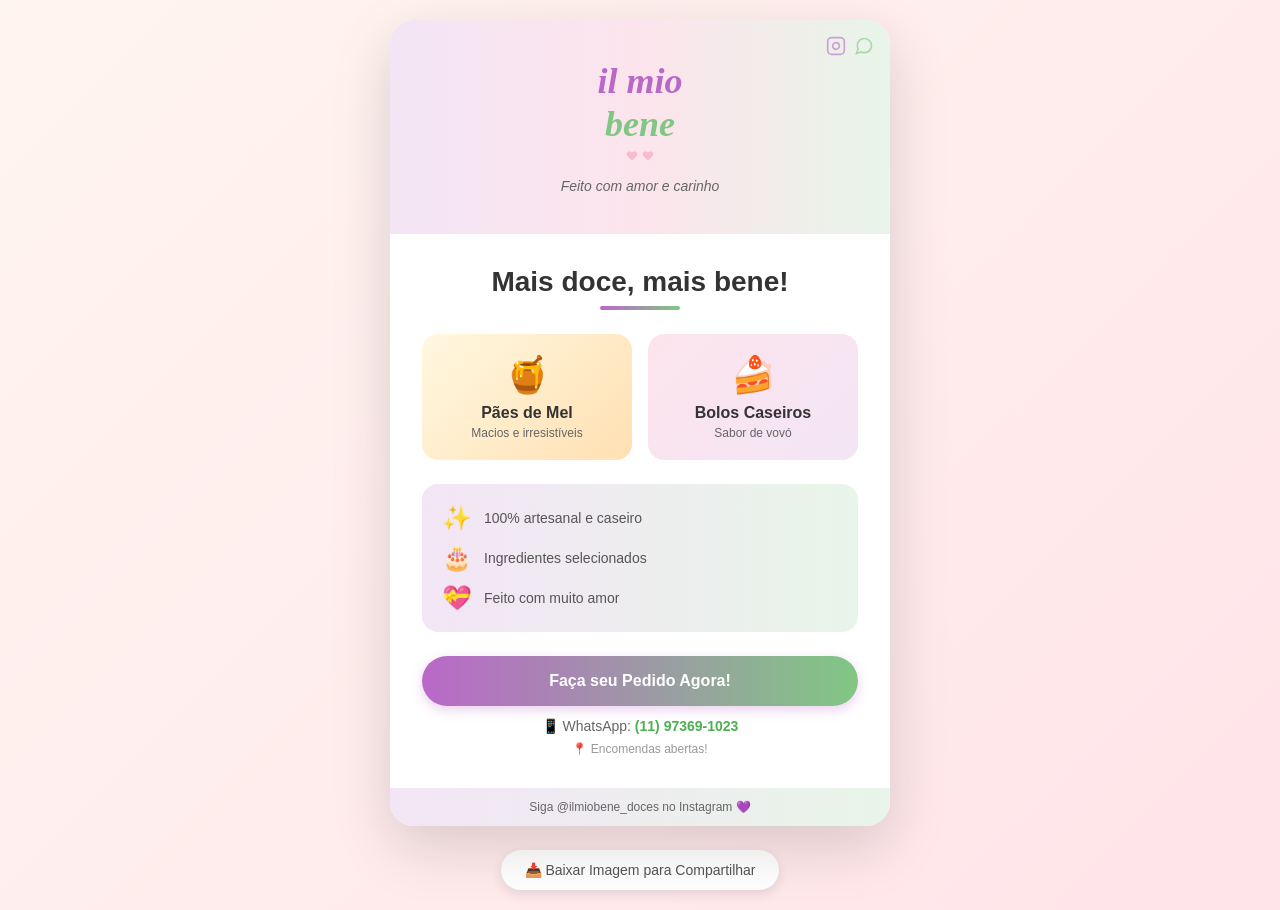
<file: teste.html>
<!DOCTYPE html>
<html lang="pt-BR">
<head>
    <meta charset="UTF-8">
    <meta name="viewport" content="width=device-width, initial-scale=1.0">
    <title>Il Mio Bene</title>
    <style>
        * {
            margin: 0;
            padding: 0;
            box-sizing: border-box;
        }

        body {
            font-family: 'Segoe UI', Tahoma, Geneva, Verdana, sans-serif;
            background: linear-gradient(135deg, #fff5f0 0%, #ffe4e9 100%);
            min-height: 100vh;
            display: flex;
            align-items: center;
            justify-content: center;
            padding: 20px;
        }

        .container {
            width: 100%;
            max-width: 500px;
        }

        .card {
            background: white;
            border-radius: 24px;
            box-shadow: 0 20px 60px rgba(0, 0, 0, 0.15);
            overflow: hidden;
        }

        .header {
            background: linear-gradient(90deg, #f3e5f5 0%, #fce4ec 50%, #e8f5e9 100%);
            padding: 40px 32px;
            text-align: center;
            position: relative;
        }

        .social-icons {
            position: absolute;
            top: 16px;
            right: 16px;
            display: flex;
            gap: 8px;
        }

        .social-icons svg {
            width: 20px;
            height: 20px;
            opacity: 0.6;
        }

        .logo {
            margin-bottom: 16px;
        }

        .logo h1 {
            font-family: Georgia, serif;
            font-style: italic;
            font-size: 36px;
            line-height: 1.2;
            margin: 0;
        }

        .logo .il-mio {
            color: #ba68c8;
        }

        .logo .bene {
            color: #81c784;
        }

        .hearts {
            display: flex;
            justify-content: center;
            gap: 4px;
            margin-top: 4px;
        }

        .hearts svg {
            width: 12px;
            height: 12px;
            fill: #f8bbd0;
        }

        .subtitle {
            font-size: 14px;
            color: #666;
            font-style: italic;
            font-weight: 300;
        }

        .content {
            padding: 32px;
        }

        .title-section {
            text-align: center;
            margin-bottom: 24px;
        }

        .title-section h2 {
            font-size: 28px;
            color: #333;
            margin-bottom: 8px;
        }

        .divider {
            width: 80px;
            height: 4px;
            background: linear-gradient(90deg, #ba68c8 0%, #81c784 100%);
            margin: 0 auto;
            border-radius: 4px;
        }

        .products {
            display: grid;
            grid-template-columns: 1fr 1fr;
            gap: 16px;
            margin-bottom: 24px;
        }

        .product-card {
            background: linear-gradient(135deg, #fff8e1 0%, #ffe0b2 100%);
            border-radius: 16px;
            padding: 20px;
            text-align: center;
            transition: transform 0.3s ease;
            cursor: pointer;
        }

        .product-card:hover {
            transform: scale(1.05);
        }

        .product-card:nth-child(2) {
            background: linear-gradient(135deg, #fce4ec 0%, #f3e5f5 100%);
        }

        .product-emoji {
            font-size: 36px;
            margin-bottom: 8px;
        }

        .product-card h3 {
            font-size: 16px;
            color: #333;
            margin-bottom: 4px;
        }

        .product-card p {
            font-size: 12px;
            color: #666;
        }

        .features {
            background: linear-gradient(90deg, #f3e5f5 0%, #e8f5e9 100%);
            border-radius: 16px;
            padding: 20px;
            margin-bottom: 24px;
        }

        .feature-item {
            display: flex;
            align-items: center;
            gap: 12px;
            margin-bottom: 12px;
        }

        .feature-item:last-child {
            margin-bottom: 0;
        }

        .feature-emoji {
            font-size: 24px;
        }

        .feature-text {
            font-size: 14px;
            color: #555;
        }

        .cta-section {
            text-align: center;
        }

        .cta-button {
            width: 100%;
            background: linear-gradient(90deg, #ba68c8 0%, #81c784 100%);
            color: white;
            border: none;
            padding: 16px;
            border-radius: 50px;
            font-size: 16px;
            font-weight: 600;
            cursor: pointer;
            box-shadow: 0 4px 12px rgba(186, 104, 200, 0.3);
            transition: all 0.3s ease;
            margin-bottom: 12px;
        }

        .cta-button:hover {
            transform: scale(1.02);
            box-shadow: 0 6px 20px rgba(186, 104, 200, 0.4);
        }

        .contact-info {
            font-size: 14px;
            color: #666;
            margin-bottom: 8px;
        }

        .contact-info span {
            font-weight: 600;
            color: #4caf50;
        }

        .delivery-info {
            font-size: 12px;
            color: #999;
        }

        .footer {
            background: linear-gradient(90deg, #f3e5f5 0%, #e8f5e9 100%);
            padding: 12px;
            text-align: center;
        }

        .footer p {
            font-size: 12px;
            color: #666;
            font-weight: 500;
        }

        .download-section {
            margin-top: 24px;
            text-align: center;
        }

        .download-btn {
            background: white;
            color: #555;
            border: none;
            padding: 12px 24px;
            border-radius: 50px;
            font-size: 14px;
            font-weight: 500;
            cursor: pointer;
            box-shadow: 0 4px 12px rgba(0, 0, 0, 0.1);
            transition: all 0.3s ease;
        }

        .download-btn:hover {
            box-shadow: 0 6px 20px rgba(0, 0, 0, 0.15);
            transform: translateY(-2px);
        }

        @media (max-width: 480px) {
            .card {
                border-radius: 16px;
            }
            
            .content {
                padding: 24px;
            }
            
            .logo h1 {
                font-size: 32px;
            }
        }
    </style>
</head>
<body>
    <div class="container">
        <div class="card">
            <!-- Header -->
            <div class="header">
                <div class="social-icons">
                    <svg fill="none" stroke="#ba68c8" stroke-width="2" viewBox="0 0 24 24">
                        <rect x="2" y="2" width="20" height="20" rx="5" ry="5"/>
                        <path d="M16 11.37A4 4 0 1 1 12.63 8 4 4 0 0 1 16 11.37z"/>
                        <line x1="17.5" y1="6.5" x2="17.51" y2="6.5"/>
                    </svg>
                    <svg fill="none" stroke="#81c784" stroke-width="2" viewBox="0 0 24 24">
                        <path d="M21 11.5a8.38 8.38 0 0 1-.9 3.8 8.5 8.5 0 0 1-7.6 4.7 8.38 8.38 0 0 1-3.8-.9L3 21l1.9-5.7a8.38 8.38 0 0 1-.9-3.8 8.5 8.5 0 0 1 4.7-7.6 8.38 8.38 0 0 1 3.8-.9h.5a8.48 8.48 0 0 1 8 8v.5z"/>
                    </svg>
                </div>
                
                <div class="logo">
                    <h1 class="il-mio">il mio</h1>
                    <h1 class="bene">bene</h1>
                    <div class="hearts">
                        <svg viewBox="0 0 24 24">
                            <path d="M20.84 4.61a5.5 5.5 0 0 0-7.78 0L12 5.67l-1.06-1.06a5.5 5.5 0 0 0-7.78 7.78l1.06 1.06L12 21.23l7.78-7.78 1.06-1.06a5.5 5.5 0 0 0 0-7.78z"/>
                        </svg>
                        <svg viewBox="0 0 24 24">
                            <path d="M20.84 4.61a5.5 5.5 0 0 0-7.78 0L12 5.67l-1.06-1.06a5.5 5.5 0 0 0-7.78 7.78l1.06 1.06L12 21.23l7.78-7.78 1.06-1.06a5.5 5.5 0 0 0 0-7.78z"/>
                        </svg>
                    </div>
                </div>
                
                <p class="subtitle">Feito com amor e carinho</p>
            </div>

            <!-- Content -->
            <div class="content">
                <div class="title-section">
                    <h2>Mais doce, mais bene!</h2>
                    <div class="divider"></div>
                </div>

                <div class="products">
                    <div class="product-card">
                        <div class="product-emoji">🍯</div>
                        <h3>Pães de Mel</h3>
                        <p>Macios e irresistíveis</p>
                    </div>
                    
                    <div class="product-card">
                        <div class="product-emoji">🍰</div>
                        <h3>Bolos Caseiros</h3>
                        <p>Sabor de vovó</p>
                    </div>
                </div>

                <div class="features">
                    <div class="feature-item">
                        <span class="feature-emoji">✨</span>
                        <span class="feature-text">100% artesanal e caseiro</span>
                    </div>
                    <div class="feature-item">
                        <span class="feature-emoji">🎂</span>
                        <span class="feature-text">Ingredientes selecionados</span>
                    </div>
                    <div class="feature-item">
                        <span class="feature-emoji">💝</span>
                        <span class="feature-text">Feito com muito amor</span>
                    </div>
                </div>

                <div class="cta-section">
                    <button class="cta-button" onclick="fazerPedido()">
                        Faça seu Pedido Agora!
                    </button>
                    
                    <p class="contact-info">
                        📱 WhatsApp: <span>(11) 97369-1023</span>
                    </p>
                    <p class="delivery-info">
                        📍 Encomendas abertas!
                    </p>
                </div>
            </div>

            <!-- Footer -->
            <div class="footer">
                <p>Siga @ilmiobene_doces no Instagram 💜</p>
            </div>
        </div>

        <div class="download-section">
            <button class="download-btn" onclick="baixarImagem()">
                📥 Baixar Imagem para Compartilhar
            </button>
        </div>
    </div>

    <script>
        function fazerPedido() {
            const numeroWhatsApp = '5511973691023'; // Coloque seu número com DDI + DDD
            const mensagem = 'Olá! Gostaria de fazer um pedido da Il Mio Bene';
            const url = `https://wa.me/${numeroWhatsApp}?text=${encodeURIComponent(mensagem)}`;
            window.open(url, '_blank');
        }

        function baixarImagem() {
            alert('Para baixar a imagem:\n\n1. Tire um print/screenshot desta tela\n2. Ou use uma ferramenta de captura de tela\n3. Recorte apenas o card social\n\nObrigado por compartilhar Il Mio Bene!');
        }

        // Animação suave ao carregar
        document.addEventListener('DOMContentLoaded', function() {
            const card = document.querySelector('.card');
            card.style.opacity = '0';
            card.style.transform = 'translateY(20px)';
            
            setTimeout(() => {
                card.style.transition = 'all 0.6s ease';
                card.style.opacity = '1';
                card.style.transform = 'translateY(0)';
            }, 100);
        });

        // Adiciona efeito de hover nos cards de produto
        const productCards = document.querySelectorAll('.product-card');
        productCards.forEach(card => {
            card.addEventListener('mouseenter', function() {
                this.style.boxShadow = '0 8px 16px rgba(0, 0, 0, 0.1)';
            });
            
            card.addEventListener('mouseleave', function() {
                this.style.boxShadow = 'none';
            });
        });
    </script>
</body>
</html>
</file>
